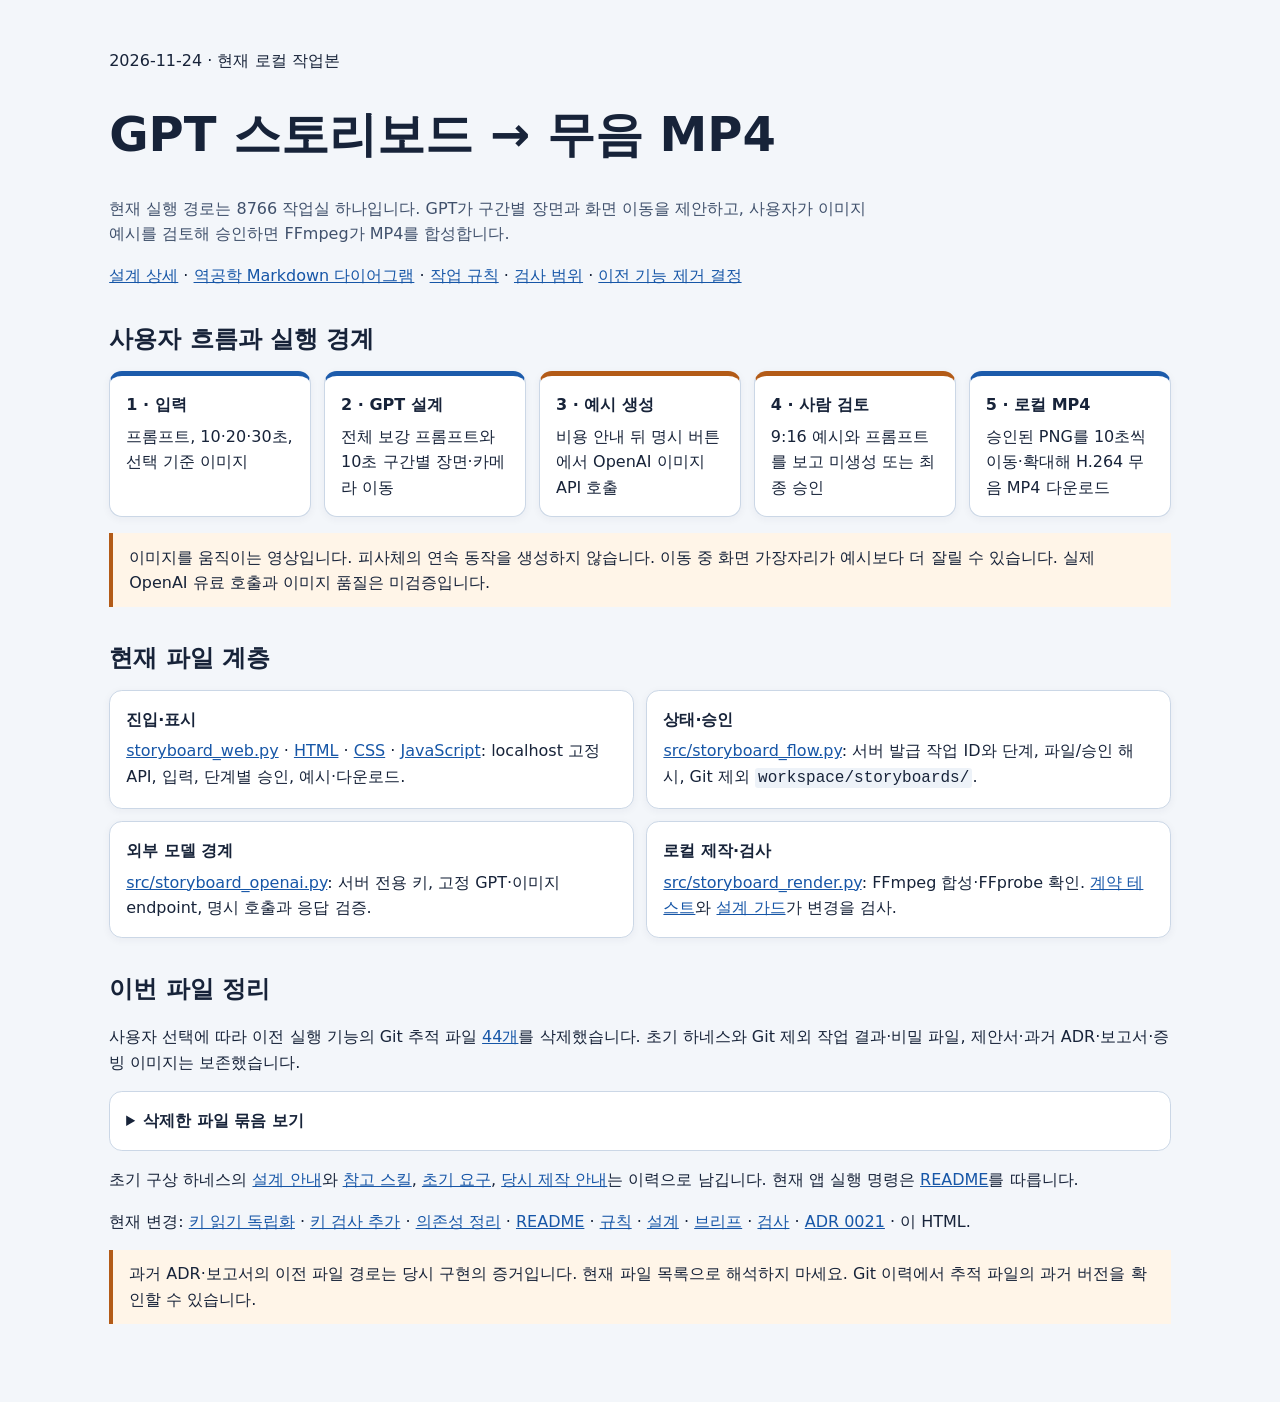
<file: docs/architecture.html>
<!doctype html>
<html lang="ko">
<head>
  <meta charset="utf-8">
  <meta name="viewport" content="width=device-width, initial-scale=1">
  <title>GPT 스토리보드 작업실 아키텍처</title>
  <style>
    :root{font:16px/1.6 system-ui,"Malgun Gothic",sans-serif;color:#172339;background:#f3f6fa}*{box-sizing:border-box}body{margin:0}main{max-width:1100px;margin:auto;padding:2rem 1.2rem 4rem}h1{font-size:clamp(2rem,5vw,3rem);line-height:1.2}h2{margin:2rem 0 .8rem}a{color:#1656a7}a:focus-visible{outline:3px solid #b65c05;outline-offset:3px}.lead{max-width:76ch;color:#40516c}.flow,.grid{display:grid;gap:.8rem}.flow{grid-template-columns:repeat(5,minmax(0,1fr))}.grid{grid-template-columns:repeat(2,minmax(0,1fr))}.node,.panel{background:white;border:1px solid #cbd7e6;border-radius:.8rem;padding:1rem;box-shadow:0 2px 8px #1e31500d}.node{border-top:.35rem solid #1c5bab}.gate{border-top-color:#b35b17}.node h3,.panel h3{font-size:1rem;margin:0 0 .35rem}.node p,.panel p{margin:0}.notice{background:#fff5e8;border-left:.3rem solid #b35b17;padding:.7rem 1rem}code{overflow-wrap:anywhere;background:#edf2f8;padding:.08rem .2rem;border-radius:.2rem}li+li{margin-top:.35rem}details{background:white;border:1px solid #cbd7e6;border-radius:.8rem;padding:1rem}summary{cursor:pointer;font-weight:700}@media(max-width:800px){.flow{grid-template-columns:1fr 1fr}}@media(max-width:580px){.flow,.grid{grid-template-columns:1fr}}
  </style>
</head>
<body><main>
  <header>
    <p>2026-11-24 · 현재 로컬 작업본</p>
    <h1>GPT 스토리보드 → 무음 MP4</h1>
    <p class="lead">현재 실행 경로는 8766 작업실 하나입니다. GPT가 구간별 장면과 화면 이동을 제안하고, 사용자가 이미지 예시를 검토해 승인하면 FFmpeg가 MP4를 합성합니다.</p>
    <p><a href="architecture.md">설계 상세</a> · <a href="reverse-engineering/README.md">역공학 Markdown 다이어그램</a> · <a href="../AGENTS.md">작업 규칙</a> · <a href="testing.md">검사 범위</a> · <a href="decisions/0021-remove-legacy-runtime.md">이전 기능 제거 결정</a></p>
  </header>
  <section aria-labelledby="flow-title">
    <h2 id="flow-title">사용자 흐름과 실행 경계</h2>
    <div class="flow" aria-label="입력, GPT 구간 설계, 이미지 생성, 사용자 검토, 최종 승인 후 MP4 합성">
      <article class="node"><h3>1 · 입력</h3><p>프롬프트, 10·20·30초, 선택 기준 이미지</p></article>
      <article class="node"><h3>2 · GPT 설계</h3><p>전체 보강 프롬프트와 10초 구간별 장면·카메라 이동</p></article>
      <article class="node gate"><h3>3 · 예시 생성</h3><p>비용 안내 뒤 명시 버튼에서 OpenAI 이미지 API 호출</p></article>
      <article class="node gate"><h3>4 · 사람 검토</h3><p>9:16 예시와 프롬프트를 보고 미생성 또는 최종 승인</p></article>
      <article class="node"><h3>5 · 로컬 MP4</h3><p>승인된 PNG를 10초씩 이동·확대해 H.264 무음 MP4 다운로드</p></article>
    </div>
    <p class="notice">이미지를 움직이는 영상입니다. 피사체의 연속 동작을 생성하지 않습니다. 이동 중 화면 가장자리가 예시보다 더 잘릴 수 있습니다. 실제 OpenAI 유료 호출과 이미지 품질은 미검증입니다.</p>
  </section>
  <section aria-labelledby="layers-title">
    <h2 id="layers-title">현재 파일 계층</h2>
    <div class="grid">
      <article class="panel"><h3>진입·표시</h3><p><a href="../storyboard_web.py">storyboard_web.py</a> · <a href="../web/storyboard.html">HTML</a> · <a href="../web/storyboard.css">CSS</a> · <a href="../web/storyboard.js">JavaScript</a>: localhost 고정 API, 입력, 단계별 승인, 예시·다운로드.</p></article>
      <article class="panel"><h3>상태·승인</h3><p><a href="../src/storyboard_flow.py">src/storyboard_flow.py</a>: 서버 발급 작업 ID와 단계, 파일/승인 해시, Git 제외 <code>workspace/storyboards/</code>.</p></article>
      <article class="panel"><h3>외부 모델 경계</h3><p><a href="../src/storyboard_openai.py">src/storyboard_openai.py</a>: 서버 전용 키, 고정 GPT·이미지 endpoint, 명시 호출과 응답 검증.</p></article>
      <article class="panel"><h3>로컬 제작·검사</h3><p><a href="../src/storyboard_render.py">src/storyboard_render.py</a>: FFmpeg 합성·FFprobe 확인. <a href="../tests/test_storyboard.py">계약 테스트</a>와 <a href="../scripts/check_architecture_sync.py">설계 가드</a>가 변경을 검사.</p></article>
    </div>
  </section>
  <section aria-labelledby="change-title">
    <h2 id="change-title">이번 파일 정리</h2>
    <p>사용자 선택에 따라 이전 실행 기능의 Git 추적 파일 <a href="removed-legacy-files.md">44개</a>를 삭제했습니다. 초기 하네스와 Git 제외 작업 결과·비밀 파일, 제안서·과거 ADR·보고서·증빙 이미지는 보존했습니다.</p>
    <details><summary>삭제한 파일 묶음 보기</summary><ul>
      <li>이전 진입 3개: <code>shorts_cli.py</code>, <code>shorts_web.py</code>, <code>demo.py</code></li>
      <li>이전 <code>src/</code> 12개: <code>shorts</code>, <code>direction</code>, <code>gui_workflow</code>, <code>research_mock</code>, <code>openai_api</code>, <code>openai_mock</code>, <code>local_ollama</code>, <code>local_model_mock</code>, <code>mock_production</code>, <code>mock_media</code>, <code>mock_rework</code>, <code>quality_feedback</code></li>
      <li>이전 웹 자산 4개: <code>web/index.html</code>, <code>app.js</code>, <code>app.css</code>, <code>architecture.svg</code></li>
      <li>이전 전용 테스트 16개와 fixture 2개, 합성 예제 7개. 정확 경로와 삭제 전 검사는 작업 기록에 남겼습니다.</li>
    </ul></details>
    <p>초기 구상 하네스의 <a href="harness.md">설계 안내</a>와 <a href="../harness/skills/project-bootstrap/SKILL.md">참고 스킬</a>, <a href="../requirements.md">초기 요구</a>, <a href="shorts-production.md">당시 제작 안내</a>는 이력으로 남깁니다. 현재 앱 실행 명령은 <a href="../README.md">README</a>를 따릅니다.</p>
    <p>현재 변경: <a href="../src/storyboard_openai.py">키 읽기 독립화</a> · <a href="../tests/test_storyboard.py">키 검사 추가</a> · <a href="../requirements.txt">의존성 정리</a> · <a href="../README.md">README</a> · <a href="../AGENTS.md">규칙</a> · <a href="architecture.md">설계</a> · <a href="project-brief.md">브리프</a> · <a href="testing.md">검사</a> · <a href="decisions/0021-remove-legacy-runtime.md">ADR 0021</a> · 이 HTML.</p>
    <p class="notice">과거 ADR·보고서의 이전 파일 경로는 당시 구현의 증거입니다. 현재 파일 목록으로 해석하지 마세요. Git 이력에서 추적 파일의 과거 버전을 확인할 수 있습니다.</p>
  </section>
</main></body></html>
</file>
